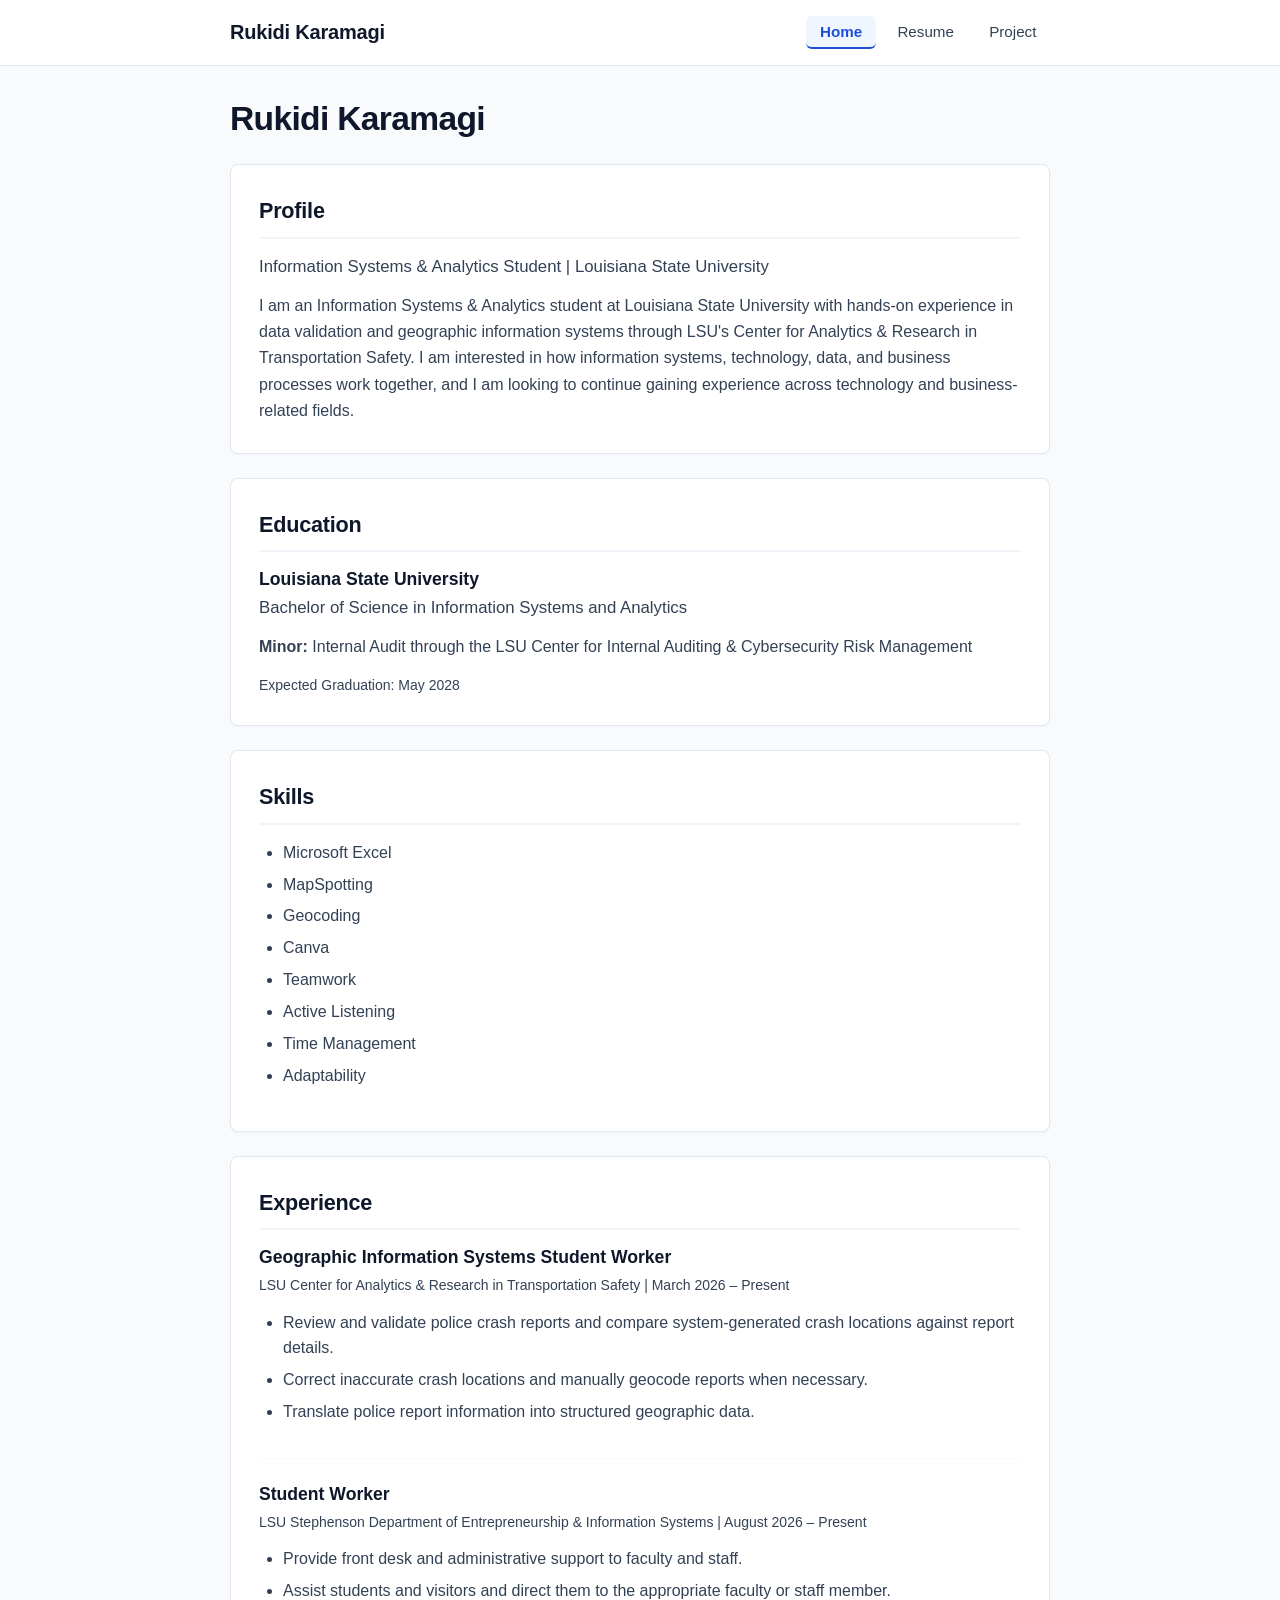
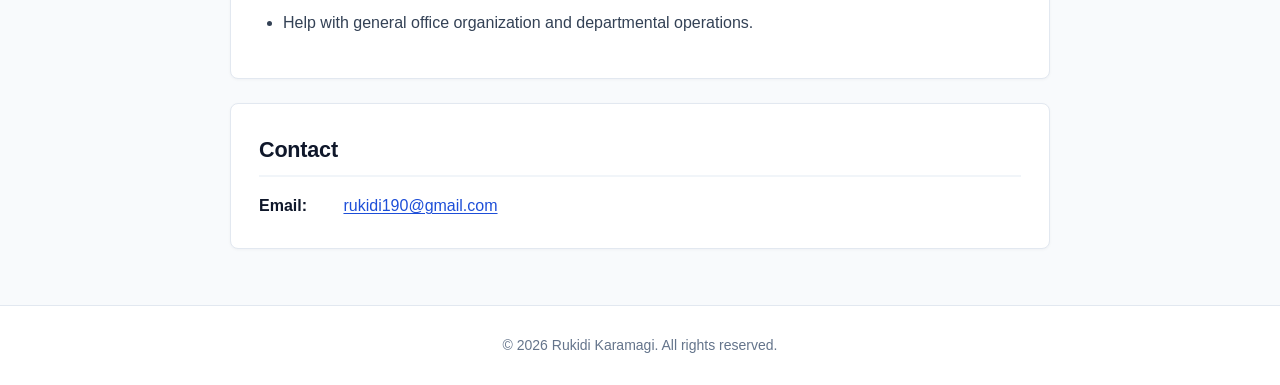
<file: index.html>
<!DOCTYPE html>
<html lang="en">
<head>
    <meta charset="UTF-8">
    <meta name="viewport" content="width=device-width, initial-scale=1.0">
    <meta name="description" content="Portfolio of Rukidi Karamagi - Information Systems &amp; Analytics student at Louisiana State University.">
    <title>Home | Rukidi Karamagi Portfolio</title>
    <link rel="stylesheet" href="styles.css">
</head>
<body>

    <!-- Header & Navigation -->
    <header class="site-header">
        <div class="nav-container">
            <a href="index.html" class="site-title">Rukidi Karamagi</a>
            <nav class="navbar" aria-label="Main Navigation">
                <ul>
                    <li><a href="index.html" class="active">Home</a></li>
                    <li><a href="resume.html">Resume</a></li>
                    <li><a href="project.html">Project</a></li>
                </ul>
            </nav>
        </div>
    </header>

    <!-- Main Content -->
    <main class="container">
        <h1 class="page-title">Rukidi Karamagi</h1>

        <!-- Profile Section -->
        <section id="profile" class="section">
            <h2>Profile</h2>
            <p class="subtitle">Information Systems &amp; Analytics Student | Louisiana State University</p>
            <p>I am an Information Systems &amp; Analytics student at Louisiana State University with hands-on experience in data validation and geographic information systems through LSU's Center for Analytics &amp; Research in Transportation Safety. I am interested in how information systems, technology, data, and business processes work together, and I am looking to continue gaining experience across technology and business-related fields.</p>
        </section>

        <!-- Education Section -->
        <section id="education" class="section">
            <h2>Education</h2>
            <div class="entry">
                <h3>Louisiana State University</h3>
                <p class="subtitle">Bachelor of Science in Information Systems and Analytics</p>
                <p><strong>Minor:</strong> Internal Audit through the LSU Center for Internal Auditing &amp; Cybersecurity Risk Management</p>
                <p class="date-text">Expected Graduation: May 2028</p>
            </div>
        </section>

        <!-- Skills Section -->
        <section id="skills" class="section">
            <h2>Skills</h2>
            <ul class="content-list">
                <li>Microsoft Excel</li>
                <li>MapSpotting</li>
                <li>Geocoding</li>
                <li>Canva</li>
                <li>Teamwork</li>
                <li>Active Listening</li>
                <li>Time Management</li>
                <li>Adaptability</li>
            </ul>
        </section>

        <!-- Experience Section -->
        <section id="experience" class="section">
            <h2>Experience</h2>
            <div class="entry">
                <h3>Geographic Information Systems Student Worker</h3>
                <p class="date-text">LSU Center for Analytics &amp; Research in Transportation Safety | March 2026 &ndash; Present</p>
                <ul class="content-list">
                    <li>Review and validate police crash reports and compare system-generated crash locations against report details.</li>
                    <li>Correct inaccurate crash locations and manually geocode reports when necessary.</li>
                    <li>Translate police report information into structured geographic data.</li>
                </ul>
            </div>
            <div class="entry">
                <h3>Student Worker</h3>
                <p class="date-text">LSU Stephenson Department of Entrepreneurship &amp; Information Systems | August 2026 &ndash; Present</p>
                <ul class="content-list">
                    <li>Provide front desk and administrative support to faculty and staff.</li>
                    <li>Assist students and visitors and direct them to the appropriate faculty or staff member.</li>
                    <li>Help with general office organization and departmental operations.</li>
                </ul>
            </div>
        </section>

        <!-- Contact Section -->
        <section id="contact" class="section">
            <h2>Contact</h2>
            <ul class="contact-list">
                <li><strong>Email:</strong> <a href="mailto:rukidi190@gmail.com">rukidi190@gmail.com</a></li>
            </ul>
        </section>
    </main>

    <!-- Footer -->
    <footer class="site-footer">
        <p>&copy; 2026 Rukidi Karamagi. All rights reserved.</p>
    </footer>

</body>
</html>
</file>
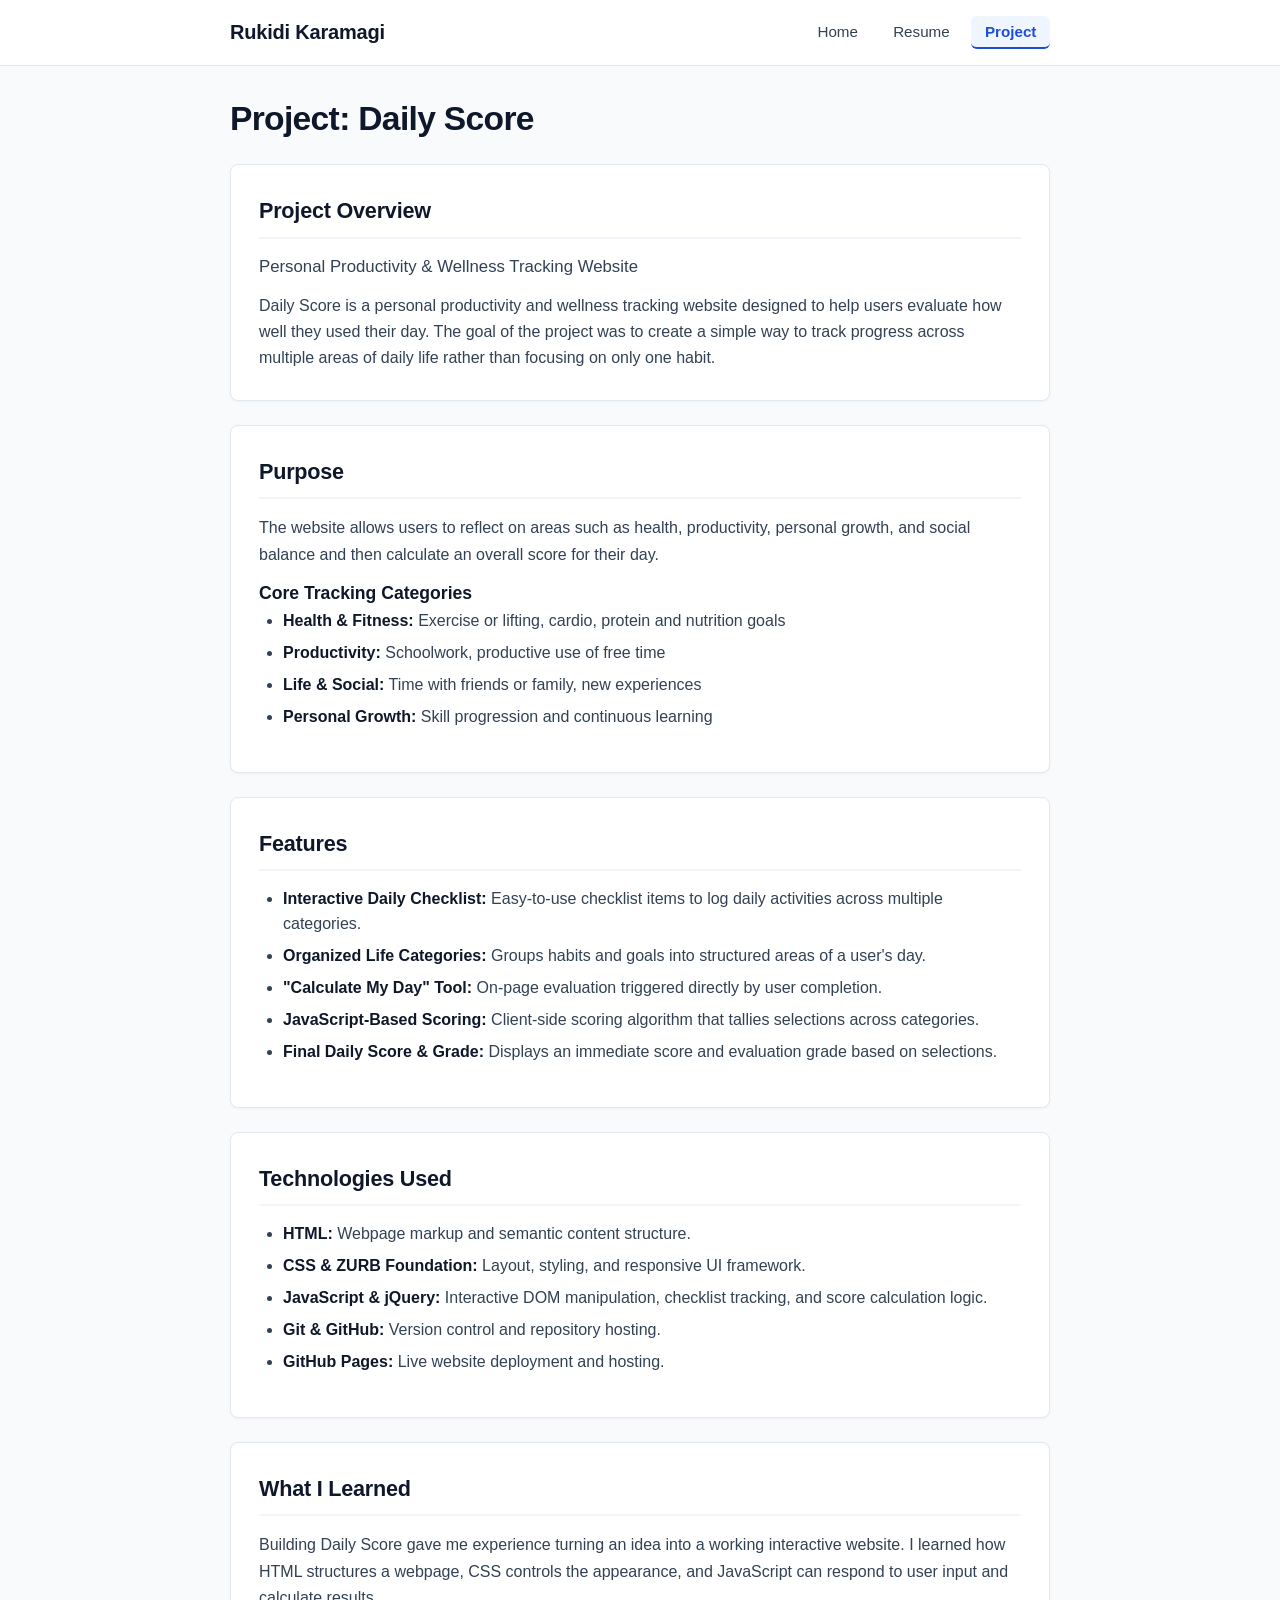
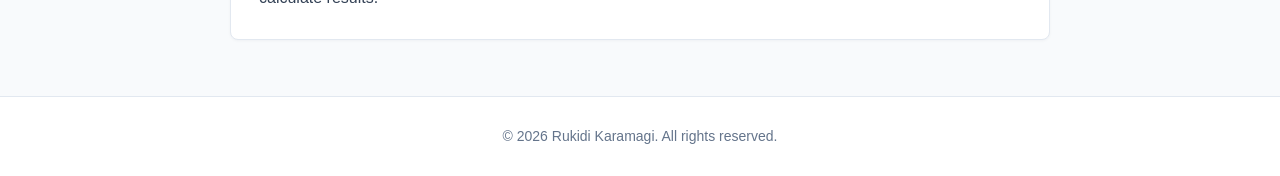
<file: project.html>
<!DOCTYPE html>
<html lang="en">
<head>
    <meta charset="UTF-8">
    <meta name="viewport" content="width=device-width, initial-scale=1.0">
    <meta name="description" content="Project Showcase: Daily Score by Rukidi Karamagi - Personal productivity and wellness tracking website.">
    <title>Project | Rukidi Karamagi Portfolio</title>
    <link rel="stylesheet" href="styles.css">
</head>
<body>

    <!-- Header & Navigation -->
    <header class="site-header">
        <div class="nav-container">
            <a href="index.html" class="site-title">Rukidi Karamagi</a>
            <nav class="navbar" aria-label="Main Navigation">
                <ul>
                    <li><a href="index.html">Home</a></li>
                    <li><a href="resume.html">Resume</a></li>
                    <li><a href="project.html" class="active">Project</a></li>
                </ul>
            </nav>
        </div>
    </header>

    <!-- Main Content -->
    <main class="container">
        <h1 class="page-title">Project: Daily Score</h1>

        <!-- Project Overview Section -->
        <section class="section">
            <h2>Project Overview</h2>
            <p class="subtitle">Personal Productivity &amp; Wellness Tracking Website</p>
            <p>Daily Score is a personal productivity and wellness tracking website designed to help users evaluate how well they used their day. The goal of the project was to create a simple way to track progress across multiple areas of daily life rather than focusing on only one habit.</p>
        </section>

        <!-- Purpose Section -->
        <section class="section">
            <h2>Purpose</h2>
            <p>The website allows users to reflect on areas such as health, productivity, personal growth, and social balance and then calculate an overall score for their day.</p>
            <div class="entry">
                <h3>Core Tracking Categories</h3>
                <ul class="content-list">
                    <li><strong>Health &amp; Fitness:</strong> Exercise or lifting, cardio, protein and nutrition goals</li>
                    <li><strong>Productivity:</strong> Schoolwork, productive use of free time</li>
                    <li><strong>Life &amp; Social:</strong> Time with friends or family, new experiences</li>
                    <li><strong>Personal Growth:</strong> Skill progression and continuous learning</li>
                </ul>
            </div>
        </section>

        <!-- Features Section -->
        <section class="section">
            <h2>Features</h2>
            <ul class="content-list">
                <li><strong>Interactive Daily Checklist:</strong> Easy-to-use checklist items to log daily activities across multiple categories.</li>
                <li><strong>Organized Life Categories:</strong> Groups habits and goals into structured areas of a user's day.</li>
                <li><strong>"Calculate My Day" Tool:</strong> On-page evaluation triggered directly by user completion.</li>
                <li><strong>JavaScript-Based Scoring:</strong> Client-side scoring algorithm that tallies selections across categories.</li>
                <li><strong>Final Daily Score &amp; Grade:</strong> Displays an immediate score and evaluation grade based on selections.</li>
            </ul>
        </section>

        <!-- Technologies Used Section -->
        <section class="section">
            <h2>Technologies Used</h2>
            <ul class="content-list">
                <li><strong>HTML:</strong> Webpage markup and semantic content structure.</li>
                <li><strong>CSS &amp; ZURB Foundation:</strong> Layout, styling, and responsive UI framework.</li>
                <li><strong>JavaScript &amp; jQuery:</strong> Interactive DOM manipulation, checklist tracking, and score calculation logic.</li>
                <li><strong>Git &amp; GitHub:</strong> Version control and repository hosting.</li>
                <li><strong>GitHub Pages:</strong> Live website deployment and hosting.</li>
            </ul>
        </section>

        <!-- What I Learned Section -->
        <section class="section">
            <h2>What I Learned</h2>
            <p>Building Daily Score gave me experience turning an idea into a working interactive website. I learned how HTML structures a webpage, CSS controls the appearance, and JavaScript can respond to user input and calculate results.</p>
        </section>
    </main>

    <!-- Footer -->
    <footer class="site-footer">
        <p>&copy; 2026 Rukidi Karamagi. All rights reserved.</p>
    </footer>

</body>
</html>
</file>
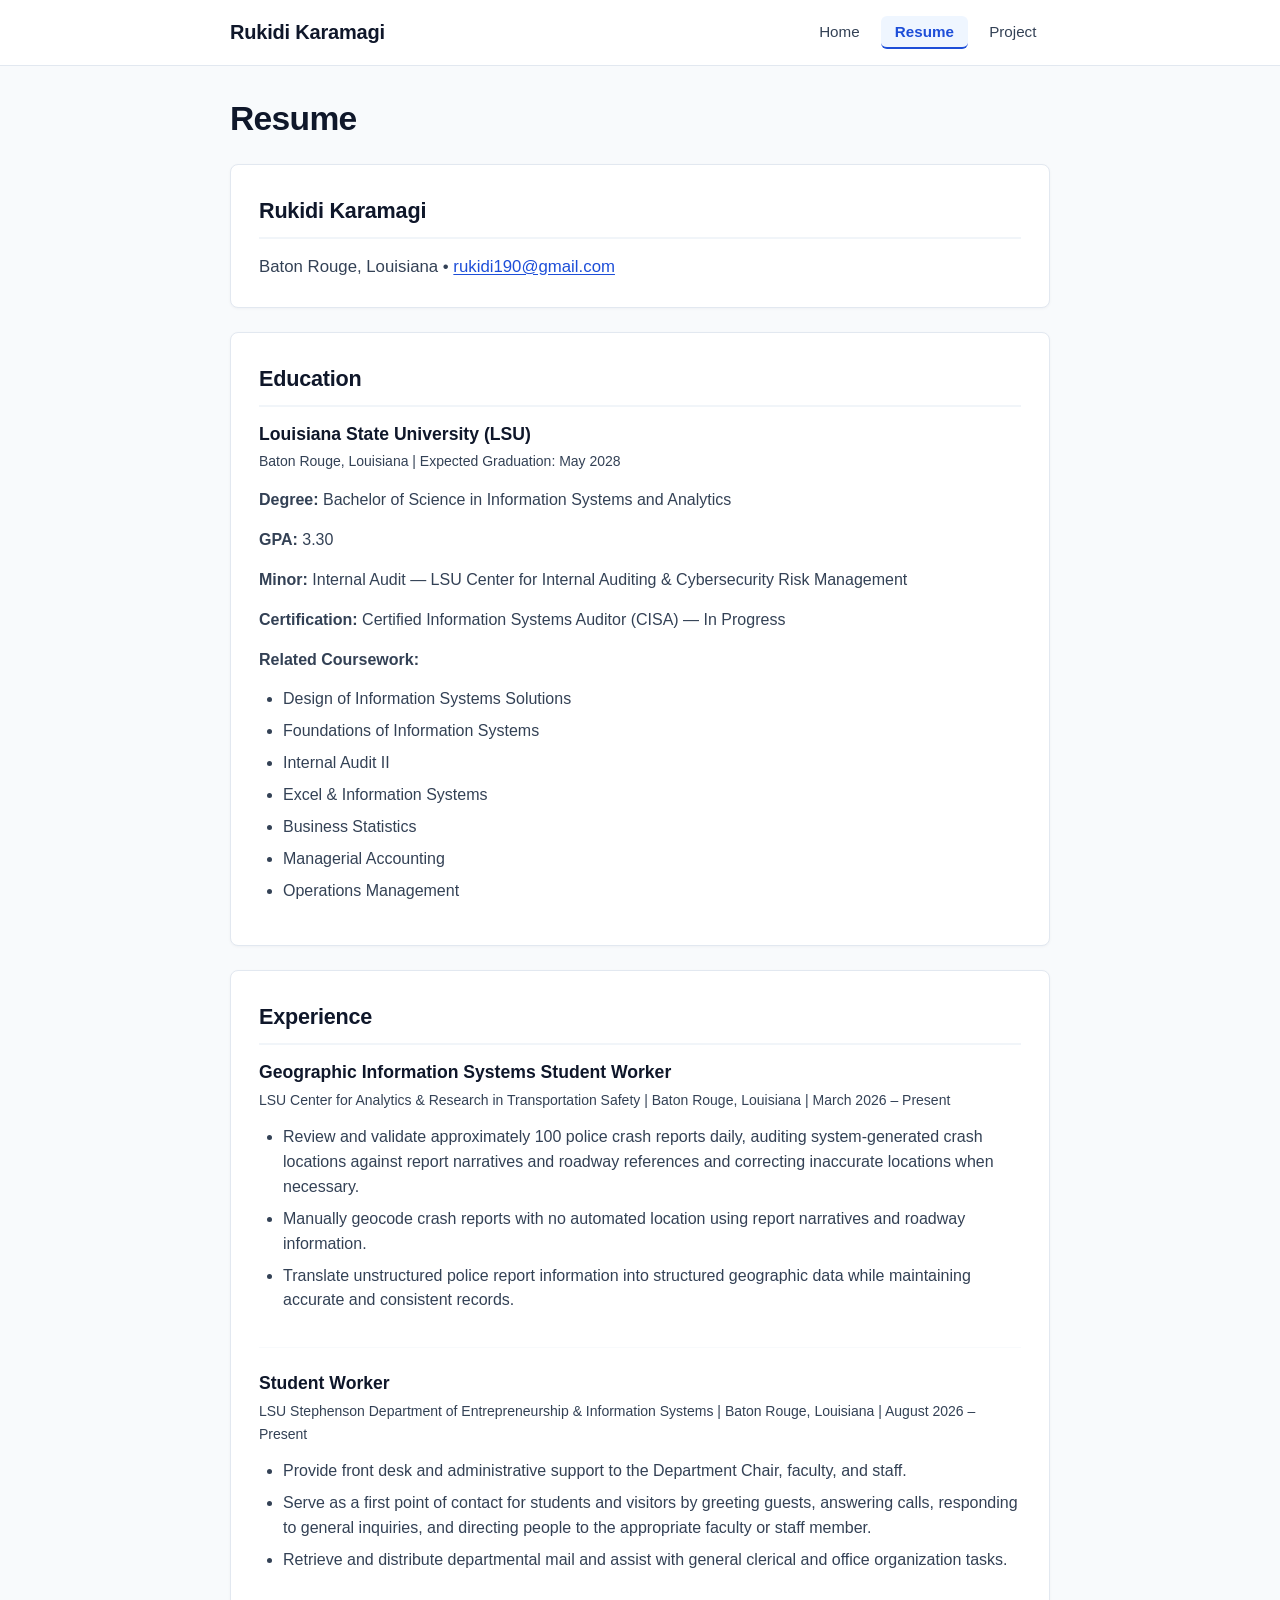
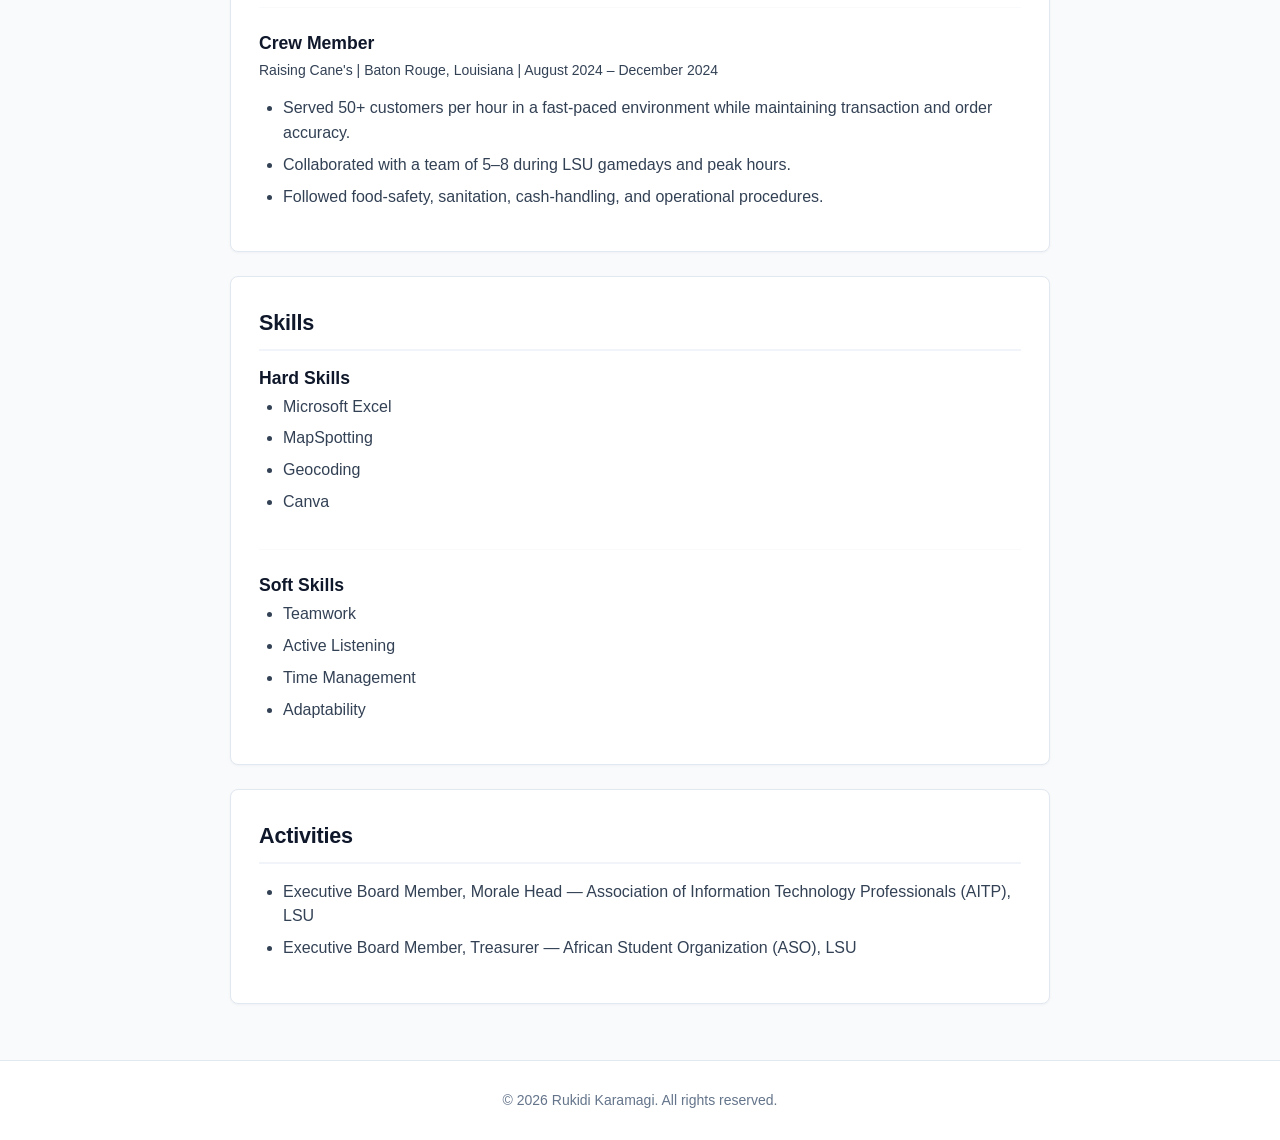
<file: resume.html>
<!DOCTYPE html>
<html lang="en">
<head>
    <meta charset="UTF-8">
    <meta name="viewport" content="width=device-width, initial-scale=1.0">
    <meta name="description" content="Resume of Rukidi Karamagi - Education, work experience, skills, and activities.">
    <title>Resume | Rukidi Karamagi Portfolio</title>
    <link rel="stylesheet" href="styles.css">
</head>
<body>

    <!-- Header & Navigation -->
    <header class="site-header">
        <div class="nav-container">
            <a href="index.html" class="site-title">Rukidi Karamagi</a>
            <nav class="navbar" aria-label="Main Navigation">
                <ul>
                    <li><a href="index.html">Home</a></li>
                    <li><a href="resume.html" class="active">Resume</a></li>
                    <li><a href="project.html">Project</a></li>
                </ul>
            </nav>
        </div>
    </header>

    <!-- Main Content -->
    <main class="container">
        <h1 class="page-title">Resume</h1>

        <!-- Contact Information Section -->
        <section class="section">
            <h2>Rukidi Karamagi</h2>
            <p class="subtitle">Baton Rouge, Louisiana &bull; <a href="mailto:rukidi190@gmail.com">rukidi190@gmail.com</a></p>
        </section>

        <!-- Education Section -->
        <section class="section">
            <h2>Education</h2>
            <div class="entry">
                <h3>Louisiana State University (LSU)</h3>
                <p class="date-text">Baton Rouge, Louisiana | Expected Graduation: May 2028</p>
                <p><strong>Degree:</strong> Bachelor of Science in Information Systems and Analytics</p>
                <p><strong>GPA:</strong> 3.30</p>
                <p><strong>Minor:</strong> Internal Audit &mdash; LSU Center for Internal Auditing &amp; Cybersecurity Risk Management</p>
                <p><strong>Certification:</strong> Certified Information Systems Auditor (CISA) &mdash; In Progress</p>
                <p><strong>Related Coursework:</strong></p>
                <ul class="content-list">
                    <li>Design of Information Systems Solutions</li>
                    <li>Foundations of Information Systems</li>
                    <li>Internal Audit II</li>
                    <li>Excel &amp; Information Systems</li>
                    <li>Business Statistics</li>
                    <li>Managerial Accounting</li>
                    <li>Operations Management</li>
                </ul>
            </div>
        </section>

        <!-- Experience Section -->
        <section class="section">
            <h2>Experience</h2>
            <div class="entry">
                <h3>Geographic Information Systems Student Worker</h3>
                <p class="date-text">LSU Center for Analytics &amp; Research in Transportation Safety | Baton Rouge, Louisiana | March 2026 &ndash; Present</p>
                <ul class="content-list">
                    <li>Review and validate approximately 100 police crash reports daily, auditing system-generated crash locations against report narratives and roadway references and correcting inaccurate locations when necessary.</li>
                    <li>Manually geocode crash reports with no automated location using report narratives and roadway information.</li>
                    <li>Translate unstructured police report information into structured geographic data while maintaining accurate and consistent records.</li>
                </ul>
            </div>
            <div class="entry">
                <h3>Student Worker</h3>
                <p class="date-text">LSU Stephenson Department of Entrepreneurship &amp; Information Systems | Baton Rouge, Louisiana | August 2026 &ndash; Present</p>
                <ul class="content-list">
                    <li>Provide front desk and administrative support to the Department Chair, faculty, and staff.</li>
                    <li>Serve as a first point of contact for students and visitors by greeting guests, answering calls, responding to general inquiries, and directing people to the appropriate faculty or staff member.</li>
                    <li>Retrieve and distribute departmental mail and assist with general clerical and office organization tasks.</li>
                </ul>
            </div>
            <div class="entry">
                <h3>Crew Member</h3>
                <p class="date-text">Raising Cane's | Baton Rouge, Louisiana | August 2024 &ndash; December 2024</p>
                <ul class="content-list">
                    <li>Served 50+ customers per hour in a fast-paced environment while maintaining transaction and order accuracy.</li>
                    <li>Collaborated with a team of 5&ndash;8 during LSU gamedays and peak hours.</li>
                    <li>Followed food-safety, sanitation, cash-handling, and operational procedures.</li>
                </ul>
            </div>
        </section>

        <!-- Skills Section -->
        <section class="section">
            <h2>Skills</h2>
            <div class="entry">
                <h3>Hard Skills</h3>
                <ul class="content-list">
                    <li>Microsoft Excel</li>
                    <li>MapSpotting</li>
                    <li>Geocoding</li>
                    <li>Canva</li>
                </ul>
            </div>
            <div class="entry">
                <h3>Soft Skills</h3>
                <ul class="content-list">
                    <li>Teamwork</li>
                    <li>Active Listening</li>
                    <li>Time Management</li>
                    <li>Adaptability</li>
                </ul>
            </div>
        </section>

        <!-- Activities Section -->
        <section class="section">
            <h2>Activities</h2>
            <ul class="content-list">
                <li>Executive Board Member, Morale Head &mdash; Association of Information Technology Professionals (AITP), LSU</li>
                <li>Executive Board Member, Treasurer &mdash; African Student Organization (ASO), LSU</li>
            </ul>
        </section>
    </main>

    <!-- Footer -->
    <footer class="site-footer">
        <p>&copy; 2026 Rukidi Karamagi. All rights reserved.</p>
    </footer>

</body>
</html>
</file>
<file: styles.css>
/* ==========================================================================
   Base Styles & Reset
   ========================================================================== */
*,
*::before,
*::after {
    box-sizing: border-box;
    margin: 0;
    padding: 0;
}

html {
    font-size: 100%;
    -webkit-text-size-adjust: 100%;
}

body {
    font-family: -apple-system, BlinkMacSystemFont, "Segoe UI", Roboto, "Helvetica Neue", Arial, sans-serif;
    line-height: 1.65;
    color: #1e293b;
    background-color: #f8fafc;
    min-height: 100vh;
    display: flex;
    flex-direction: column;
    overflow-x: hidden;
    word-wrap: break-word;
    overflow-wrap: break-word;
}

/* ==========================================================================
   Header & Navigation
   ========================================================================== */
.site-header {
    background-color: #ffffff;
    border-bottom: 1px solid #e2e8f0;
    position: sticky;
    top: 0;
    z-index: 100;
}

.nav-container {
    max-width: 860px;
    margin: 0 auto;
    padding: 1rem 1.25rem;
    display: flex;
    justify-content: space-between;
    align-items: center;
    gap: 1rem;
}

.site-title {
    font-size: 1.25rem;
    font-weight: 700;
    color: #0f172a;
    text-decoration: none;
    letter-spacing: -0.01em;
}

.site-title:hover {
    color: #1d4ed8;
}

.navbar ul {
    list-style: none;
    display: flex;
    gap: 0.5rem;
    flex-wrap: wrap;
}

.navbar a {
    text-decoration: none;
    color: #334155;
    font-weight: 500;
    font-size: 0.95rem;
    padding: 0.45rem 0.85rem;
    border-radius: 6px;
    border-bottom: 2px solid transparent;
}

.navbar a:hover {
    color: #1d4ed8;
    background-color: #f1f5f9;
}

.navbar a.active {
    color: #1d4ed8;
    background-color: #eff6ff;
    border-bottom: 2px solid #1d4ed8;
    font-weight: 600;
}

/* ==========================================================================
   Main Content Layout
   ========================================================================== */
.container {
    max-width: 860px;
    width: 100%;
    margin: 2rem auto;
    padding: 0 1.25rem;
    flex: 1;
}

.page-title {
    font-size: 2.1rem;
    font-weight: 800;
    color: #0f172a;
    margin-bottom: 1.5rem;
    line-height: 1.25;
    letter-spacing: -0.02em;
}

/* ==========================================================================
   Content Sections & Cards
   ========================================================================== */
.section {
    background-color: #ffffff;
    border: 1px solid #e2e8f0;
    border-radius: 8px;
    padding: 1.75rem;
    margin-bottom: 1.5rem;
    box-shadow: 0 1px 3px rgba(15, 23, 42, 0.04);
}

.section h2 {
    font-size: 1.35rem;
    font-weight: 700;
    color: #0f172a;
    margin-bottom: 1rem;
    padding-bottom: 0.5rem;
    border-bottom: 2px solid #f1f5f9;
    letter-spacing: -0.01em;
}

.section h3 {
    font-size: 1.1rem;
    font-weight: 600;
    color: #0f172a;
    margin-top: 0.75rem;
    margin-bottom: 0.25rem;
    line-height: 1.35;
}

.subtitle {
    font-size: 1.05rem;
    font-weight: 500;
    color: #475569;
    margin-bottom: 0.85rem;
    line-height: 1.45;
}

.date-text {
    font-size: 0.875rem;
    font-weight: 500;
    color: #475569;
    margin-bottom: 0.65rem;
}

.section p {
    margin-bottom: 0.85rem;
    color: #334155;
}

.section p:last-child {
    margin-bottom: 0;
}

/* ==========================================================================
   Entries & Lists
   ========================================================================== */
.entry {
    margin-bottom: 1.5rem;
    padding-bottom: 1.25rem;
    border-bottom: 1px solid #f8fafc;
}

.entry:last-child {
    margin-bottom: 0;
    padding-bottom: 0;
    border-bottom: none;
}

.content-list {
    margin-left: 1.25rem;
    margin-bottom: 0.85rem;
    padding-left: 0.25rem;
}

.content-list li {
    margin-bottom: 0.45rem;
    color: #334155;
    line-height: 1.55;
}

.content-list li:last-child {
    margin-bottom: 0;
}

.content-list strong {
    color: #0f172a;
}

/* ==========================================================================
   Contact & Interactive Links
   ========================================================================== */
.contact-list {
    list-style: none;
    margin-top: 0.25rem;
}

.contact-list li {
    margin-bottom: 0.5rem;
    color: #334155;
}

.contact-list li:last-child {
    margin-bottom: 0;
}

.contact-list strong {
    color: #0f172a;
    display: inline-block;
    min-width: 80px;
}

a {
    color: #1d4ed8;
    text-decoration: underline;
    text-underline-offset: 2px;
}

a:hover {
    color: #1e40af;
    text-decoration: underline;
}

.navbar a,
.site-title {
    text-decoration: none;
}

/* ==========================================================================
   Footer
   ========================================================================== */
.site-footer {
    background-color: #ffffff;
    border-top: 1px solid #e2e8f0;
    text-align: center;
    padding: 1.75rem 1.25rem;
    font-size: 0.875rem;
    color: #64748b;
    margin-top: auto;
}

/* ==========================================================================
   Responsive Design (Mobile & Narrow Viewports)
   ========================================================================== */
@media (max-width: 680px) {
    .nav-container {
        flex-direction: column;
        align-items: flex-start;
        padding: 0.85rem 1rem;
        gap: 0.65rem;
    }

    .navbar {
        width: 100%;
    }

    .navbar ul {
        width: 100%;
        gap: 0.35rem;
    }

    .navbar a {
        padding: 0.4rem 0.65rem;
        font-size: 0.9rem;
    }

    .container {
        margin: 1.25rem auto;
        padding: 0 1rem;
    }

    .page-title {
        font-size: 1.65rem;
        margin-bottom: 1.15rem;
    }

    .section {
        padding: 1.25rem;
        margin-bottom: 1.15rem;
    }

    .section h2 {
        font-size: 1.2rem;
    }

    .section h3 {
        font-size: 1.05rem;
    }

    .content-list {
        margin-left: 1rem;
        padding-left: 0;
    }
}

@media (max-width: 420px) {
    .site-title {
        font-size: 1.15rem;
    }

    .navbar ul {
        justify-content: flex-start;
    }

    .section {
        padding: 1rem;
    }

    .contact-list strong {
        min-width: 65px;
    }
}
</file>
